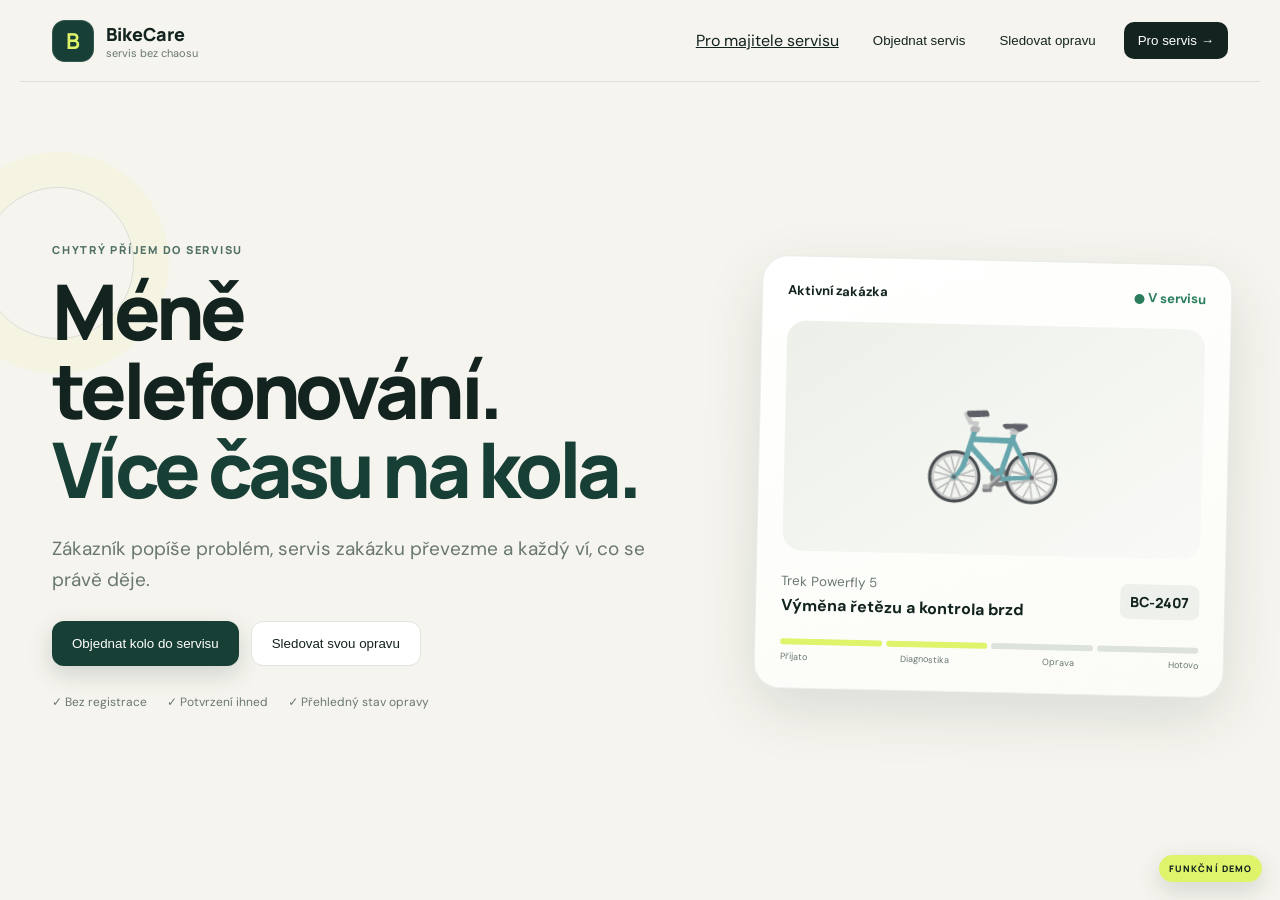
<file: index.html>
<!doctype html>
<html lang="cs">
<head>
  <meta charset="UTF-8" />
  <meta name="viewport" content="width=device-width, initial-scale=1.0" />
  <meta name="theme-color" content="#12231f" />
  <meta name="description" content="BikeCare digitalizuje příjem zakázek, komunikaci a sledování oprav v cykloservisu." />
  <meta property="og:title" content="BikeCare — servis bez chaosu" />
  <meta property="og:description" content="Funkční demo digitálního příjmu zakázek pro cykloservisy." />
  <title>BikeCare — příjem cykloservisu</title>
  <link rel="preconnect" href="https://fonts.googleapis.com">
  <link rel="preconnect" href="https://fonts.gstatic.com" crossorigin>
  <link href="https://fonts.googleapis.com/css2?family=DM+Sans:wght@400;500;600;700&family=Manrope:wght@600;700;800&display=swap" rel="stylesheet">
  <link rel="stylesheet" href="styles.css" />
  <link rel="stylesheet" href="enhancements.css" />
  <link rel="stylesheet" href="notifications.css" />
</head>
<body>
  <div class="app-shell">
    <header class="topbar">
      <a class="brand" href="#" data-view="home" aria-label="BikeCare domů">
        <span class="brand-mark">B</span>
        <span><strong>BikeCare</strong><small>servis bez chaosu</small></span>
      </a>
      <nav>
        <a class="nav-link" href="pilot.html">Pro majitele servisu</a>
        <button class="nav-link" data-view="intake">Objednat servis</button>
        <button class="nav-link" data-view="tracking">Sledovat opravu</button>
        <button class="nav-link admin-link" data-view="admin">Pro servis <span>→</span></button>
      </nav>
    </header>

    <main>
      <section id="home" class="view active hero-view">
        <div class="hero-copy">
          <p class="eyebrow">CHYTRÝ PŘÍJEM DO SERVISU</p>
          <h1>Méně telefonování.<br><em>Více času na kola.</em></h1>
          <p class="lead">Zákazník popíše problém, servis zakázku převezme a každý ví, co se právě děje.</p>
          <div class="hero-actions">
            <button class="btn primary" data-view="intake">Objednat kolo do servisu</button>
            <button class="btn secondary" data-view="tracking">Sledovat svou opravu</button>
          </div>
          <div class="trust-row">
            <span>✓ Bez registrace</span><span>✓ Potvrzení ihned</span><span>✓ Přehledný stav opravy</span>
          </div>
        </div>
        <aside class="hero-card">
          <div class="card-top"><span>Aktivní zakázka</span><span class="live-dot">● V servisu</span></div>
          <div class="bike-visual" aria-hidden="true">🚲</div>
          <div class="order-mini">
            <div><small>Trek Powerfly 5</small><strong>Výměna řetězu a kontrola brzd</strong></div>
            <span class="code">BC-2407</span>
          </div>
          <div class="progress"><span></span><span></span><span></span><span></span></div>
          <div class="progress-labels"><span>Přijato</span><span>Diagnostika</span><span>Oprava</span><span>Hotovo</span></div>
        </aside>
      </section>

      <section id="intake" class="view form-view">
        <div class="section-heading">
          <button class="back" data-view="home">← Zpět</button>
          <p class="eyebrow">NOVÁ ZAKÁZKA</p>
          <h2>Řekněte nám, co vaše kolo potřebuje.</h2>
          <p>Vyplnění zabere přibližně dvě minuty. Servis se vám následně ozve.</p>
        </div>
        <form id="intake-form" class="intake-grid">
          <div class="form-card">
            <h3>1. Kontakt</h3>
            <div class="field-row">
              <label>Jméno a příjmení<input name="name" required placeholder="Jan Novák"></label>
              <label>Telefon<input name="phone" type="tel" required placeholder="+420 777 123 456"></label>
            </div>
            <label>E-mail<input name="email" type="email" required placeholder="jan@email.cz"></label>
          </div>
          <div class="form-card">
            <h3>2. Kolo</h3>
            <div class="bike-types" role="radiogroup">
              <label><input type="radio" name="bikeType" value="Horské" checked><span>⛰️<b>Horské</b></span></label>
              <label><input type="radio" name="bikeType" value="Silniční"><span>🏁<b>Silniční</b></span></label>
              <label><input type="radio" name="bikeType" value="Elektrokolo"><span>⚡<b>Elektrokolo</b></span></label>
              <label><input type="radio" name="bikeType" value="Městské"><span>🏙️<b>Městské</b></span></label>
            </div>
            <div class="field-row">
              <label>Značka<input name="brand" required placeholder="např. Trek"></label>
              <label>Model<input name="model" placeholder="např. Powerfly 5"></label>
            </div>
          </div>
          <div class="form-card full">
            <h3>3. Co se děje?</h3>
            <label>Popis problému<textarea name="issue" required rows="4" placeholder="Popište závadu, zvuky nebo servis, který potřebujete..."></textarea></label>
            <div class="field-row">
              <label>Preferovaný termín<input name="preferredDate" type="date" required></label>
              <label>Orientační rozpočet<select name="budget"><option>Chci nejdříve kalkulaci</option><option>Do 1 500 Kč</option><option>Do 3 000 Kč</option><option>Do 5 000 Kč</option><option>Bez omezení</option></select></label>
            </div>
            <label class="consent"><input type="checkbox" required> Souhlasím se zpracováním údajů pro vyřízení servisní zakázky.</label>
            <button class="btn primary submit" type="submit">Odeslat do servisu <span>→</span></button>
          </div>
        </form>
      </section>

      <section id="success" class="view centered-view">
        <div class="success-icon">✓</div>
        <p class="eyebrow">HOTOVO</p>
        <h2>Zakázku máme bezpečně uloženou.</h2>
        <p>Váš servisní kód je</p>
        <button id="created-code" class="big-code" title="Kliknutím zkopírujete"></button>
        <p class="muted">Kód si uložte. Umožní vám kdykoliv zkontrolovat průběh opravy.</p>
        <div class="hero-actions center">
          <button id="track-created" class="btn primary">Sledovat zakázku</button>
          <button class="btn secondary" data-view="home">Zpět na úvod</button>
        </div>
      </section>

      <section id="tracking" class="view tracking-view">
        <div class="section-heading narrow">
          <button class="back" data-view="home">← Zpět</button>
          <p class="eyebrow">STAV OPRAVY</p>
          <h2>Jak je na tom vaše kolo?</h2>
          <p>Zadejte servisní kód, který jste obdrželi při objednání.</p>
        </div>
        <form id="tracking-form" class="tracking-search">
          <input id="tracking-code" required placeholder="např. BC-2407" autocomplete="off">
          <button class="btn primary" type="submit">Zobrazit stav</button>
        </form>
        <div id="tracking-result" class="tracking-result hidden"></div>
      </section>

      <section id="admin" class="view admin-view">
        <div class="admin-header">
          <div><p class="eyebrow">PŘEHLED SERVISU</p><h2>Dobré ráno, BikeCare.</h2><p id="today-label"></p></div>
          <button class="btn primary" data-view="intake">+ Nová zakázka</button>
        </div>
        <div id="stats" class="stats"></div>
        <div class="admin-panel">
          <div class="panel-toolbar">
            <div><h3>Zakázky</h3><small class="panel-subtitle">Aktuální provoz servisu v jednom pohledu</small></div>
            <div class="toolbar-actions"><div class="view-switch"><button id="table-view" class="active" title="Tabulka">☷</button><button id="board-view" title="Kanban">▦</button></div><button id="export-csv" class="tool-btn">↓ Export CSV</button><input id="admin-search" type="search" placeholder="Hledat jméno, kolo nebo kód…"><select id="status-filter"><option value="all">Všechny stavy</option></select></div>
          </div>
          <div class="orders-table-wrap"><table><thead><tr><th>Zakázka</th><th>Zákazník</th><th>Kolo</th><th>Požadavek</th><th>Stav</th><th>Cena</th><th></th></tr></thead><tbody id="orders-body"></tbody></table></div>
          <div id="orders-board" class="orders-board hidden"></div>
          <div id="empty-orders" class="empty hidden">Žádné zakázky neodpovídají filtru.</div>
        </div>
      </section>
    </main>
  </div>

  <dialog id="order-dialog">
    <form method="dialog" class="dialog-inner">
      <button class="dialog-close" value="cancel" aria-label="Zavřít">×</button>
      <p class="eyebrow">DETAIL ZAKÁZKY</p>
      <h2 id="dialog-code"></h2>
      <div id="dialog-content"></div>
    </form>
  </dialog>
  <dialog id="notification-dialog" class="notification-dialog"><div class="dialog-inner"><button class="dialog-close" onclick="this.closest('dialog').close()" aria-label="Zavřít">×</button><p class="eyebrow">E-MAILOVÉ NOTIFIKACE</p><h2 id="notification-order"></h2><div class="notification-layout"><div id="notification-templates" class="notification-templates"></div><div id="notification-preview" class="notification-preview"><p>Vyberte typ zprávy a zobrazí se náhled e-mailu.</p></div></div></div></dialog>
  <div id="toast" class="toast" role="status"></div>
  <script src="app.js"></script>
  <script src="notifications.js"></script>
</body>
</html>
</file>
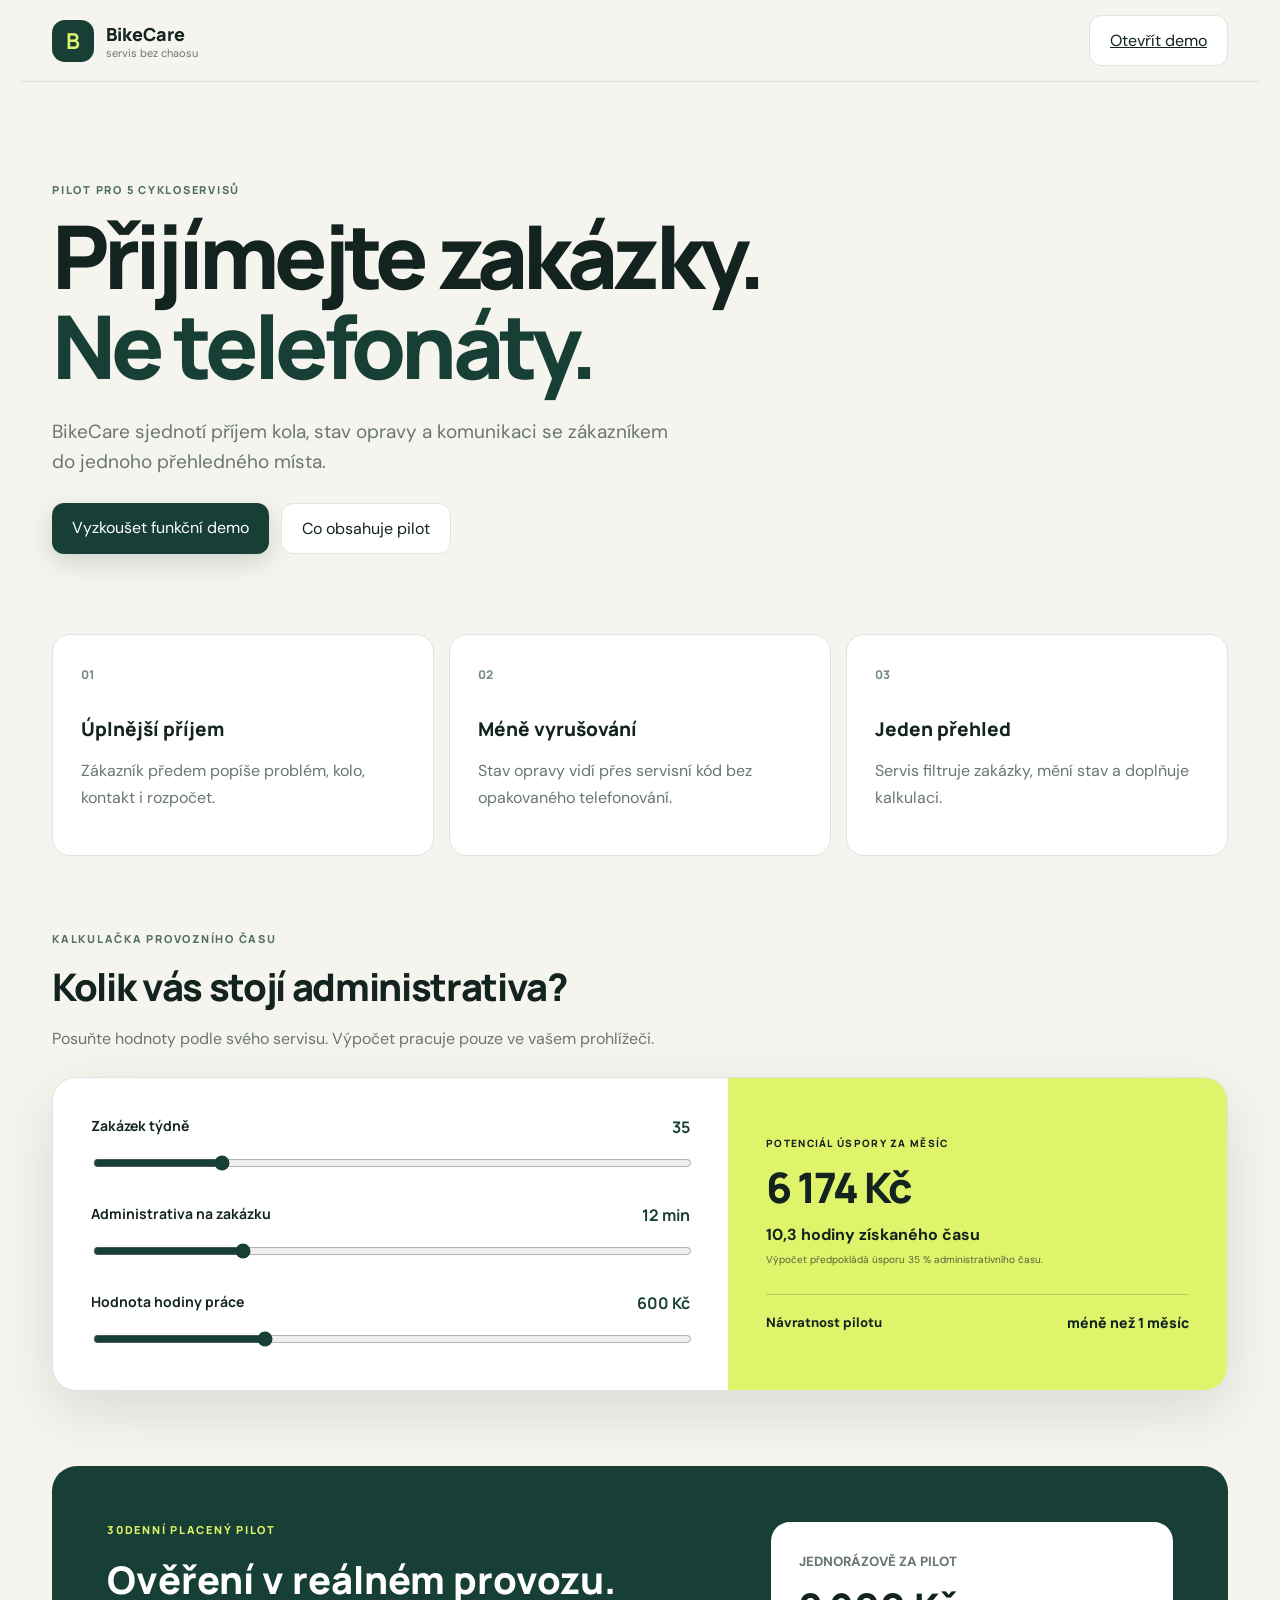
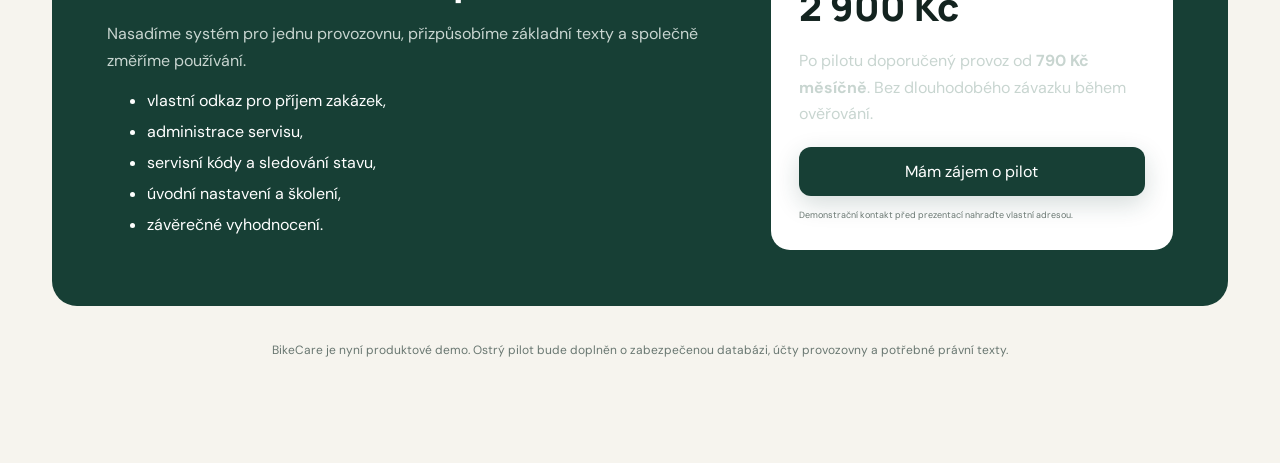
<file: pilot.html>
<!doctype html><html lang="cs"><head><meta charset="UTF-8"><meta name="viewport" content="width=device-width,initial-scale=1"><meta name="description" content="Pilotní program BikeCare pro české cykloservisy."><title>BikeCare Pilot — digitální příjem pro cykloservisy</title><link rel="preconnect" href="https://fonts.googleapis.com"><link rel="preconnect" href="https://fonts.gstatic.com" crossorigin><link href="https://fonts.googleapis.com/css2?family=DM+Sans:wght@400;500;600;700&family=Manrope:wght@600;700;800&display=swap" rel="stylesheet"><link rel="stylesheet" href="styles.css"><link rel="stylesheet" href="sales.css"><link rel="stylesheet" href="roi.css"></head>
<body><header class="topbar"><a class="brand" href="index.html"><span class="brand-mark">B</span><span><strong>BikeCare</strong><small>servis bez chaosu</small></span></a><a class="btn secondary" href="index.html">Otevřít demo</a></header><main class="sales-page">
<section class="sales-hero"><p class="eyebrow">PILOT PRO 5 CYKLOSERVISŮ</p><h1>Přijímejte zakázky.<br><em>Ne telefonáty.</em></h1><p class="lead">BikeCare sjednotí příjem kola, stav opravy a komunikaci se zákazníkem do jednoho přehledného místa.</p><div class="hero-actions"><a class="btn primary" href="index.html">Vyzkoušet funkční demo</a><a class="btn secondary" href="#pilot">Co obsahuje pilot</a></div></section>
<section class="problem-grid"><article><b>01</b><h3>Úplnější příjem</h3><p>Zákazník předem popíše problém, kolo, kontakt i rozpočet.</p></article><article><b>02</b><h3>Méně vyrušování</h3><p>Stav opravy vidí přes servisní kód bez opakovaného telefonování.</p></article><article><b>03</b><h3>Jeden přehled</h3><p>Servis filtruje zakázky, mění stav a doplňuje kalkulaci.</p></article></section>
<section class="roi-section"><div class="roi-heading"><p class="eyebrow">KALKULAČKA PROVOZNÍHO ČASU</p><h2>Kolik vás stojí administrativa?</h2><p>Posuňte hodnoty podle svého servisu. Výpočet pracuje pouze ve vašem prohlížeči.</p></div><div class="roi-card"><div class="roi-inputs"><label>Zakázek týdně <output id="jobs-output">35</output><input id="jobs" type="range" min="5" max="150" value="35" step="5"></label><label>Administrativa na zakázku <output id="minutes-output">12 min</output><input id="minutes" type="range" min="3" max="40" value="12"></label><label>Hodnota hodiny práce <output id="rate-output">600 Kč</output><input id="rate" type="range" min="250" max="1500" value="600" step="50"></label></div><div class="roi-result"><small>POTENCIÁL ÚSPORY ZA MĚSÍC</small><strong id="savings">3 528 Kč</strong><p id="hours">5,9 hodiny získaného času</p><span>Výpočet předpokládá úsporu 35 % administrativního času.</span><div class="payback"><small>Návratnost pilotu</small><b id="payback">méně než 1 měsíc</b></div></div></div></section>
<section id="pilot" class="pilot-offer"><div><p class="eyebrow">30DENNÍ PLACENÝ PILOT</p><h2>Ověření v reálném provozu.</h2><p>Nasadíme systém pro jednu provozovnu, přizpůsobíme základní texty a společně změříme používání.</p><ul><li>vlastní odkaz pro příjem zakázek,</li><li>administrace servisu,</li><li>servisní kódy a sledování stavu,</li><li>úvodní nastavení a školení,</li><li>závěrečné vyhodnocení.</li></ul></div><aside class="price-card"><small>JEDNORÁZOVĚ ZA PILOT</small><strong>2 900 Kč</strong><p>Po pilotu doporučený provoz od <b>790 Kč měsíčně</b>. Bez dlouhodobého závazku během ověřování.</p><a class="btn primary" href="mailto:pilot@bikecare.cz?subject=Mám zájem o pilot BikeCare">Mám zájem o pilot</a><small class="fine">Demonstrační kontakt před prezentací nahraďte vlastní adresou.</small></aside></section>
<section class="pilot-note"><p>BikeCare je nyní produktové demo. Ostrý pilot bude doplněn o zabezpečenou databázi, účty provozovny a potřebné právní texty.</p></section></main><script src="roi.js"></script></body></html>
</file>
<file: styles.css>
:root{--ink:#13231f;--forest:#173f35;--mint:#dff36b;--cream:#f6f4ee;--paper:#fff;--line:#dfe4df;--muted:#697771;--orange:#ef815d;--shadow:0 20px 60px rgba(20,50,42,.12)}*{box-sizing:border-box}body{margin:0;background:var(--cream);color:var(--ink);font-family:'DM Sans',system-ui,sans-serif}.app-shell{min-height:100vh}.topbar{height:82px;max-width:1240px;margin:auto;display:flex;align-items:center;justify-content:space-between;padding:0 32px;border-bottom:1px solid rgba(20,50,42,.1)}.brand{display:flex;align-items:center;gap:12px;color:var(--ink);text-decoration:none}.brand-mark{display:grid;place-items:center;width:42px;height:42px;border-radius:13px;background:var(--forest);color:var(--mint);font:bold 22px Manrope}.brand strong,.brand small{display:block}.brand strong{font:800 18px Manrope}.brand small{font-size:11px;color:var(--muted)}nav{display:flex;align-items:center;gap:6px}.nav-link,.back{border:0;background:transparent;font:600 14px inherit;padding:11px 14px;color:var(--ink);cursor:pointer;border-radius:10px}.nav-link:hover,.back:hover{background:#e9ece6}.admin-link{background:var(--ink);color:white;margin-left:8px}.admin-link:hover{background:var(--forest)}main{max-width:1240px;margin:auto;padding:0 32px}.view{display:none;animation:appear .25s ease}.view.active{display:block}@keyframes appear{from{opacity:0;transform:translateY(5px)}}.hero-view.active{min-height:calc(100vh - 82px);display:grid;grid-template-columns:1.15fr .85fr;gap:70px;align-items:center;padding:70px 0 100px}.eyebrow{font:800 11px Manrope;letter-spacing:.16em;color:#507065;margin:0 0 14px}.hero-copy h1{font:800 clamp(46px,6vw,78px)/1.03 Manrope;margin:0;letter-spacing:-.055em}.hero-copy h1 em{color:var(--forest);font-style:normal}.lead{font-size:19px;line-height:1.6;color:var(--muted);max-width:620px;margin:26px 0}.hero-actions{display:flex;gap:12px;flex-wrap:wrap}.hero-actions.center{justify-content:center}.btn{border:0;border-radius:12px;padding:14px 20px;font:700 14px inherit;cursor:pointer;transition:.18s}.btn:hover{transform:translateY(-2px)}.btn.primary{background:var(--forest);color:#fff;box-shadow:0 8px 24px rgba(23,63,53,.18)}.btn.secondary{background:#fff;color:var(--ink);border:1px solid var(--line)}.trust-row{display:flex;gap:20px;margin-top:28px;font-size:12px;color:var(--muted)}.hero-card{background:var(--paper);border-radius:26px;padding:25px;box-shadow:var(--shadow);transform:rotate(1.3deg)}.card-top{display:flex;justify-content:space-between;font-size:13px;font-weight:700}.live-dot{color:#2a7d5b}.bike-visual{display:grid;place-items:center;height:230px;font-size:115px;background:linear-gradient(145deg,#edf0e9,#f9faf7);border-radius:19px;margin:22px 0}.order-mini{display:flex;justify-content:space-between;align-items:center;gap:15px}.order-mini small,.order-mini strong{display:block}.order-mini small{color:var(--muted);margin-bottom:5px}.code,.big-code{font:800 14px Manrope;background:#eef1eb;padding:8px 10px;border-radius:8px}.progress{display:grid;grid-template-columns:repeat(4,1fr);gap:4px;margin-top:23px}.progress span{height:6px;border-radius:5px;background:#dde3dc}.progress span:nth-child(-n+2){background:var(--mint)}.progress-labels{display:flex;justify-content:space-between;color:var(--muted);font-size:9px;margin-top:6px}.form-view,.tracking-view,.admin-view{padding:55px 0 90px}.section-heading{max-width:720px;margin-bottom:32px}.section-heading.narrow{margin-left:auto;margin-right:auto;text-align:center}.section-heading h2,.admin-header h2,.centered-view h2{font:800 38px/1.15 Manrope;letter-spacing:-.035em;margin:7px 0 12px}.section-heading>p:last-child,.admin-header p,.muted{color:var(--muted)}.back{padding-left:0;margin-bottom:32px}.intake-grid{display:grid;grid-template-columns:1fr 1fr;gap:18px}.form-card{background:#fff;padding:26px;border-radius:18px;border:1px solid var(--line)}.form-card.full{grid-column:1/-1}.form-card h3{font:800 16px Manrope;margin:0 0 22px}.field-row{display:grid;grid-template-columns:1fr 1fr;gap:15px}label{display:block;font-size:12px;font-weight:700;margin-bottom:15px}input,textarea,select{width:100%;margin-top:7px;border:1px solid #d8ded8;background:#fbfcfa;border-radius:10px;padding:13px 14px;font:500 14px inherit;color:var(--ink);outline:none}input:focus,textarea:focus,select:focus{border-color:#58917e;box-shadow:0 0 0 3px rgba(88,145,126,.12)}textarea{resize:vertical}.bike-types{display:grid;grid-template-columns:repeat(4,1fr);gap:9px;margin-bottom:20px}.bike-types label{margin:0}.bike-types input{position:absolute;opacity:0;width:1px}.bike-types span{display:flex;flex-direction:column;align-items:center;gap:7px;padding:16px 6px;border:1px solid var(--line);border-radius:12px;cursor:pointer;font-size:23px}.bike-types b{font-size:11px}.bike-types input:checked+span{border-color:var(--forest);background:#f0f5e3;box-shadow:inset 0 0 0 1px var(--forest)}.consent{font-weight:500;color:var(--muted)}.consent input{width:auto;margin-right:7px}.submit{float:right;min-width:220px}.centered-view.active{display:flex;min-height:calc(100vh - 82px);flex-direction:column;align-items:center;justify-content:center;text-align:center}.success-icon{display:grid;place-items:center;width:72px;height:72px;border-radius:50%;background:var(--mint);font-size:30px;margin-bottom:22px}.big-code{border:0;color:var(--forest);font-size:25px;padding:13px 20px;cursor:pointer;margin:3px 0 12px}.tracking-search{display:flex;max-width:570px;margin:0 auto 24px;background:#fff;border:1px solid var(--line);padding:7px;border-radius:15px;box-shadow:0 10px 35px rgba(20,50,42,.08)}.tracking-search input{border:0;background:transparent;margin:0;font-size:18px;text-transform:uppercase}.tracking-search input:focus{box-shadow:none}.tracking-result{max-width:820px;margin:30px auto;background:white;padding:30px;border-radius:20px;box-shadow:var(--shadow)}.tracking-result.hidden,.hidden{display:none!important}.track-top{display:flex;justify-content:space-between;align-items:start;border-bottom:1px solid var(--line);padding-bottom:20px}.track-top h3{font:800 25px Manrope;margin:4px 0}.status-pill{display:inline-block;padding:7px 10px;border-radius:20px;background:#edf3d4;font-size:11px;font-weight:800}.timeline{display:grid;grid-template-columns:repeat(4,1fr);margin:34px 0}.timeline-step{position:relative;text-align:center;color:#9aa49f;font-size:11px;font-weight:700}.timeline-step:before{content:'';display:block;width:15px;height:15px;border-radius:50%;background:#d9ded9;margin:0 auto 11px;position:relative;z-index:2}.timeline-step:not(:last-child):after{content:'';height:3px;background:#d9ded9;position:absolute;left:50%;right:-50%;top:6px}.timeline-step.done:before,.timeline-step.done:not(:last-child):after{background:var(--forest)}.timeline-step.current:before{box-shadow:0 0 0 6px var(--mint);background:var(--forest)}.track-grid,.dialog-grid{display:grid;grid-template-columns:1fr 1fr;gap:14px}.info-box{background:#f6f7f3;padding:16px;border-radius:12px}.info-box small{display:block;color:var(--muted);margin-bottom:5px}.info-box strong{font-size:14px}.admin-header{display:flex;justify-content:space-between;align-items:end;margin-bottom:28px}.admin-header h2{margin:4px 0}.stats{display:grid;grid-template-columns:repeat(4,1fr);gap:14px;margin-bottom:18px}.stat-card{background:white;border:1px solid var(--line);border-radius:15px;padding:18px}.stat-card small{color:var(--muted)}.stat-card strong{display:block;font:800 28px Manrope;margin-top:8px}.admin-panel{background:#fff;border:1px solid var(--line);border-radius:18px;overflow:hidden}.panel-toolbar{display:flex;align-items:center;justify-content:space-between;padding:20px}.panel-toolbar h3{margin:0;font:800 18px Manrope}.toolbar-actions{display:flex;gap:8px}.toolbar-actions input,.toolbar-actions select{margin:0;width:260px;padding:10px}.toolbar-actions select{width:155px}.orders-table-wrap{overflow:auto}table{border-collapse:collapse;width:100%;font-size:12px}th{text-align:left;color:var(--muted);font-size:10px;letter-spacing:.08em;text-transform:uppercase;padding:12px 18px;background:#fafbf8}td{padding:15px 18px;border-top:1px solid #edf0ec;white-space:nowrap}td.issue{max-width:220px;overflow:hidden;text-overflow:ellipsis}.order-code{font-weight:800}.table-btn{background:#eef2ed;border:0;border-radius:7px;padding:7px 10px;cursor:pointer}.status-select{margin:0;padding:7px 9px;font-size:11px;min-width:120px}.empty{text-align:center;color:var(--muted);padding:45px}dialog{border:0;border-radius:20px;padding:0;width:min(640px,calc(100% - 30px));box-shadow:0 25px 100px rgba(0,0,0,.3)}dialog::backdrop{background:rgba(10,28,23,.55);backdrop-filter:blur(4px)}.dialog-inner{padding:30px;position:relative}.dialog-close{position:absolute;right:18px;top:15px;border:0;background:#eef1ed;width:34px;height:34px;border-radius:50%;font-size:21px;cursor:pointer}.dialog-inner h2{font:800 29px Manrope;margin:5px 0 20px}.dialog-actions{display:flex;gap:10px;margin-top:20px}.toast{position:fixed;bottom:25px;left:50%;transform:translate(-50%,20px);background:var(--ink);color:white;padding:12px 18px;border-radius:10px;opacity:0;pointer-events:none;transition:.25s;font-size:13px}.toast.show{opacity:1;transform:translate(-50%,0)}@media(max-width:850px){.topbar{padding:0 18px}.brand small{display:none}nav .nav-link:not(.admin-link){display:none}main{padding:0 18px}.hero-view.active{grid-template-columns:1fr;padding:50px 0;gap:40px}.hero-copy h1{font-size:48px}.hero-card{transform:none}.trust-row{flex-direction:column;gap:7px}.intake-grid{grid-template-columns:1fr}.form-card.full{grid-column:auto}.bike-types{grid-template-columns:1fr 1fr}.field-row,.track-grid,.dialog-grid{grid-template-columns:1fr}.stats{grid-template-columns:1fr 1fr}.admin-header,.panel-toolbar{align-items:stretch;flex-direction:column;gap:15px}.toolbar-actions{flex-direction:column}.toolbar-actions input,.toolbar-actions select{width:100%}.timeline-step{font-size:9px}.tracking-search{flex-direction:column}.section-heading h2,.admin-header h2{font-size:31px}}
</file>
<file: enhancements.css>
body:before{content:"FUNKČNÍ DEMO";position:fixed;right:18px;bottom:18px;z-index:20;background:var(--mint);color:var(--ink);padding:7px 10px;border-radius:20px;font:800 9px Manrope;letter-spacing:.12em;box-shadow:0 8px 25px rgba(20,50,42,.16)}.hero-copy{position:relative}.hero-copy:before{content:"";position:absolute;width:150px;height:150px;border:1px solid rgba(23,63,53,.12);border-radius:50%;left:-70px;top:-55px;box-shadow:0 0 0 35px rgba(223,243,107,.08);z-index:-1}.hero-card{border:1px solid rgba(23,63,53,.08);background:linear-gradient(160deg,#fff 0%,#fbfcf6 100%)}.brand-mark{box-shadow:inset 0 0 0 1px rgba(255,255,255,.12)}.panel-subtitle{color:var(--muted);font-size:10px}.view-switch{display:flex;background:#eef1ed;border-radius:9px;padding:3px}.view-switch button,.tool-btn{border:0;background:transparent;border-radius:7px;padding:7px 10px;color:var(--muted);cursor:pointer;font-weight:700}.view-switch button.active{background:#fff;color:var(--forest);box-shadow:0 2px 7px rgba(20,50,42,.1)}.tool-btn{background:#f0f3ef;color:var(--forest);white-space:nowrap}.orders-board{display:grid;grid-template-columns:repeat(4,minmax(220px,1fr));gap:12px;background:#f4f6f2;padding:16px;overflow:auto}.board-column{background:#eef1ec;border-radius:13px;padding:10px;min-height:360px}.board-column>header{display:flex;align-items:center;justify-content:space-between;padding:5px 4px 12px}.board-column h4{margin:0;font:800 12px Manrope}.board-column>header span{display:grid;place-items:center;width:22px;height:22px;background:#fff;border-radius:50%;font-size:10px}.board-card{display:block;width:100%;border:1px solid #e1e6df;background:#fff;border-radius:11px;padding:14px;text-align:left;margin-bottom:8px;color:var(--ink);cursor:pointer;box-shadow:0 4px 12px rgba(20,50,42,.05);transition:.18s}.board-card:hover{transform:translateY(-2px);box-shadow:0 8px 20px rgba(20,50,42,.1)}.board-card small{display:block;color:var(--muted);font-size:9px}.board-card strong{display:block;font:800 13px Manrope;margin:5px 0}.board-card p{font-size:10px;line-height:1.4;color:var(--muted);margin:0 0 14px}.board-card footer{display:flex;justify-content:space-between;font-size:9px;border-top:1px solid #edf0ec;padding-top:9px}.board-empty{text-align:center;color:#9aa49f;font-size:10px;margin-top:35px}.customer-actions{display:flex;justify-content:flex-end;gap:9px;margin-top:20px}.service-note{margin-top:18px}.danger-text{color:#a74434!important}@media(max-width:1050px){.panel-toolbar{align-items:stretch}.toolbar-actions{flex-wrap:wrap}.orders-board{grid-template-columns:repeat(4,240px)}}@media print{body:before,.topbar,.tracking-search,.customer-actions,.dialog-actions{display:none!important}body,main{background:#fff!important}.view{display:none!important}.tracking-view.active{display:block!important;padding:0}.tracking-result{box-shadow:none;border:1px solid #ddd;margin:0}.app-shell{min-height:auto}}
</file>
<file: notifications.css>
.notification-dialog{width:min(960px,calc(100% - 30px))}.notification-dialog .dialog-inner>h2{font-size:18px;color:var(--muted)}.notification-layout{display:grid;grid-template-columns:300px 1fr;gap:18px}.notification-templates{display:grid;gap:8px}.notification-template{border:1px solid var(--line);background:#f7f8f5;border-radius:11px;padding:14px;text-align:left;cursor:pointer;color:var(--ink)}.notification-template:hover{border-color:var(--forest);background:#f1f5e5}.notification-template span,.notification-template small,.notification-template b{display:block}.notification-template span{font:800 13px Manrope}.notification-template small{color:var(--muted);line-height:1.4;margin:5px 0 10px}.notification-template b{font-size:10px;color:var(--forest)}.notification-preview{background:#eef1ec;border-radius:14px;padding:18px;min-height:420px}.notification-preview>p{color:var(--muted);text-align:center;margin-top:170px}.mail-preview{max-width:480px;margin:auto;background:#fff;border-radius:14px;overflow:hidden;box-shadow:0 12px 35px rgba(20,50,42,.12)}.mail-brand{background:var(--forest);color:#fff;padding:18px;font:800 18px Manrope}.mail-brand small{display:block;color:var(--mint);font-size:8px;letter-spacing:.12em}.mail-body{padding:22px}.mail-body>small{color:var(--muted);font-size:8px}.mail-body h3{font:800 23px Manrope}.mail-body p{color:var(--muted);line-height:1.5}.mail-order{display:grid;gap:5px;background:#f4f6f2;padding:13px;border-radius:10px;margin:17px 0}.mail-order span,.mail-order small{font-size:10px;color:var(--muted)}.demo-warning{font-size:9px!important;margin:12px 0 0!important}@media(max-width:720px){.notification-layout{grid-template-columns:1fr}.notification-preview{min-height:300px}.notification-preview>p{margin-top:100px}}
</file>
<file: sales.css>
.sales-page{padding-bottom:90px}.sales-hero{padding:100px 0 80px;max-width:900px}.sales-hero h1{font:800 clamp(50px,7vw,88px)/1.02 Manrope;letter-spacing:-.055em;margin:0}.sales-hero h1 em{font-style:normal;color:var(--forest)}.sales-page a{text-decoration:none}.problem-grid{display:grid;grid-template-columns:repeat(3,1fr);gap:15px}.problem-grid article{background:#fff;border:1px solid var(--line);border-radius:18px;padding:28px}.problem-grid article>b{color:#779082;font:800 12px Manrope}.problem-grid h3{font:800 19px Manrope;margin:32px 0 8px}.problem-grid p,.pilot-offer p,.pilot-note{color:var(--muted);line-height:1.65}.pilot-offer{display:grid;grid-template-columns:1.2fr .8fr;gap:60px;align-items:center;margin-top:75px;padding:55px;background:var(--forest);color:#fff;border-radius:25px}.pilot-offer .eyebrow{color:var(--mint)}.pilot-offer h2{font:800 38px Manrope;margin:0 0 15px}.pilot-offer p{color:#c8d5d0}.pilot-offer li{margin:10px 0}.price-card{background:#fff;color:var(--ink);border-radius:19px;padding:28px}.price-card>small{color:var(--muted);font-weight:800}.price-card>strong{display:block;font:800 38px Manrope;margin:9px 0}.price-card .btn{display:block;text-align:center;margin-top:20px}.price-card .fine{display:block;font-weight:400;font-size:9px;line-height:1.4;margin-top:13px}.pilot-note{max-width:800px;margin:35px auto 0;text-align:center;font-size:12px}@media(max-width:850px){.problem-grid,.pilot-offer{grid-template-columns:1fr}.sales-hero{padding:60px 0}.pilot-offer{padding:28px;gap:25px}.sales-page{padding:0 0 60px}}
</file>
<file: roi.css>
.roi-section{margin:75px 0}.roi-heading{max-width:650px;margin-bottom:28px}.roi-heading h2{font:800 38px Manrope;letter-spacing:-.035em;margin:0 0 10px}.roi-heading>p:last-child{color:var(--muted)}.roi-card{display:grid;grid-template-columns:1.15fr .85fr;background:#fff;border:1px solid var(--line);border-radius:24px;overflow:hidden;box-shadow:var(--shadow)}.roi-inputs{display:grid;gap:28px;padding:38px}.roi-inputs label{font:700 14px Manrope;margin:0}.roi-inputs output{float:right;color:var(--forest);font-size:16px}.roi-inputs input[type=range]{padding:0;margin-top:16px;accent-color:var(--forest);box-shadow:none}.roi-result{display:flex;flex-direction:column;justify-content:center;background:var(--mint);padding:38px}.roi-result>small{font:800 10px Manrope;letter-spacing:.13em}.roi-result>strong{font:800 42px Manrope;letter-spacing:-.04em;margin:8px 0}.roi-result p{font-weight:700;margin:0 0 8px}.roi-result>span{font-size:10px;color:#55613b}.payback{border-top:1px solid rgba(20,50,42,.2);margin-top:28px;padding-top:18px;display:flex;justify-content:space-between;align-items:center}.payback small{font-weight:700}.payback b{font:800 14px Manrope}@media(max-width:850px){.roi-card{grid-template-columns:1fr}.roi-heading h2{font-size:31px}.roi-inputs,.roi-result{padding:26px}}
</file>
